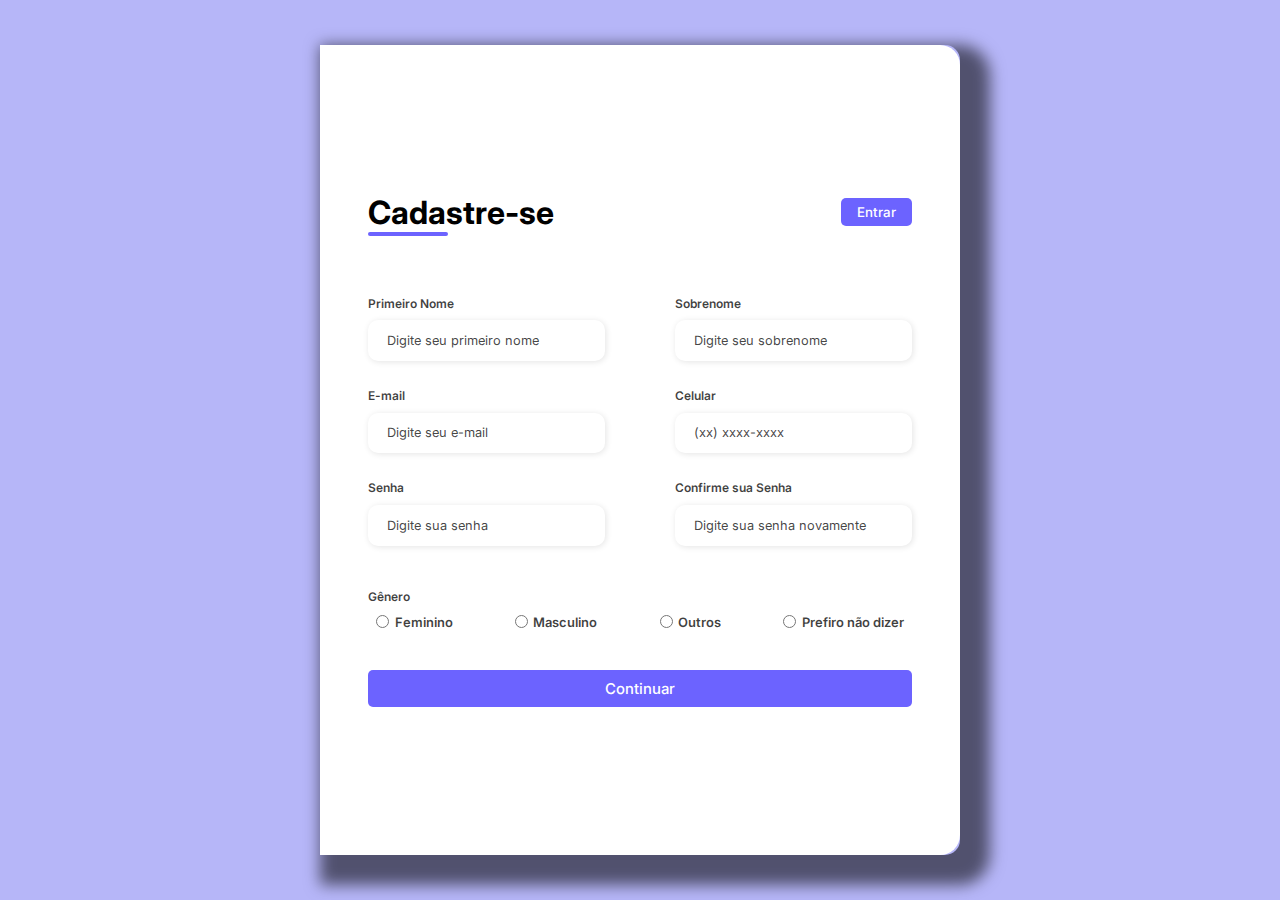
<file: Index.html>
<!DOCTYPE html>
<html lang="pt-br">
<head>
    <meta charset="UTF-8">
    <meta http-equiv="X-UA-Compatible" content="IE=edge">
    <meta name="viewport" content="width=device-width, initial-scale=1.0">
    <link rel="stylesheet" href="index.css">
    <link rel="shortcut icon" href="Img/icons8-logo-bbc.svg" type="image/x-icon">
    <title>Formulario de cadastro</title>
</head>
<body>
    <div class="container">
        <div class="form-image">
            <img src="Img/undraw_experience_design_re_ca7l.svg" alt="">
        </div>
        <div class="form">
            <form action="#">
                <div class="form-header">
                    <div class="title">
                        <h1>Cadastre-se</h1>
                    </div>
                    <div class="login-button">
                        <button><a href="#">Entrar</a></button>
                    </div>
                </div>

                <div class="input-group">
                    <div class="input-box">
                        <label for="firstname">Primeiro Nome</label>
                        <input id="firstname" type="text" name="firstname" placeholder="Digite seu primeiro nome" required>
                    </div>

                    <div class="input-box">
                        <label for="lastname">Sobrenome</label>
                        <input id="lastname" type="text" name="lastname" placeholder="Digite seu sobrenome" required>
                    </div>
                    <div class="input-box">
                        <label for="email">E-mail</label>
                        <input id="email" type="email" name="email" placeholder="Digite seu e-mail" required>
                    </div>

                    <div class="input-box">
                        <label for="number">Celular</label>
                        <input id="number" type="tel" name="number" placeholder="(xx) xxxx-xxxx" required>
                    </div>

                    <div class="input-box">
                        <label for="password">Senha</label>
                        <input id="password" type="password" name="password" placeholder="Digite sua senha" required>
                    </div>


                    <div class="input-box">
                        <label for="confirmPassword">Confirme sua Senha</label>
                        <input id="confirmPassword" type="password" name="confirmPassword" placeholder="Digite sua senha novamente" required>
                    </div>

                </div>

                <div class="gender-inputs">
                    <div class="gender-title">
                        <h6>Gênero</h6>
                    </div>

                    <div class="gender-group">
                        <div class="gender-input">
                            <input id="female" type="radio" name="gender">
                            <label for="female">Feminino</label>
                        </div>

                        <div class="gender-input">
                            <input id="male" type="radio" name="gender">
                            <label for="male">Masculino</label>
                        </div>

                        <div class="gender-input">
                            <input id="others" type="radio" name="gender">
                            <label for="others">Outros</label>
                        </div>

                        <div class="gender-input">
                            <input id="none" type="radio" name="gender">
                            <label for="none">Prefiro não dizer</label>
                        </div>
                    </div>
                </div>

                <div class="continue-button">
                    <button>
                        <a href="index2.html">Continuar</a></button>
                </div>
            </form>
        </div>
    </div>
</body>

</html>
</file>
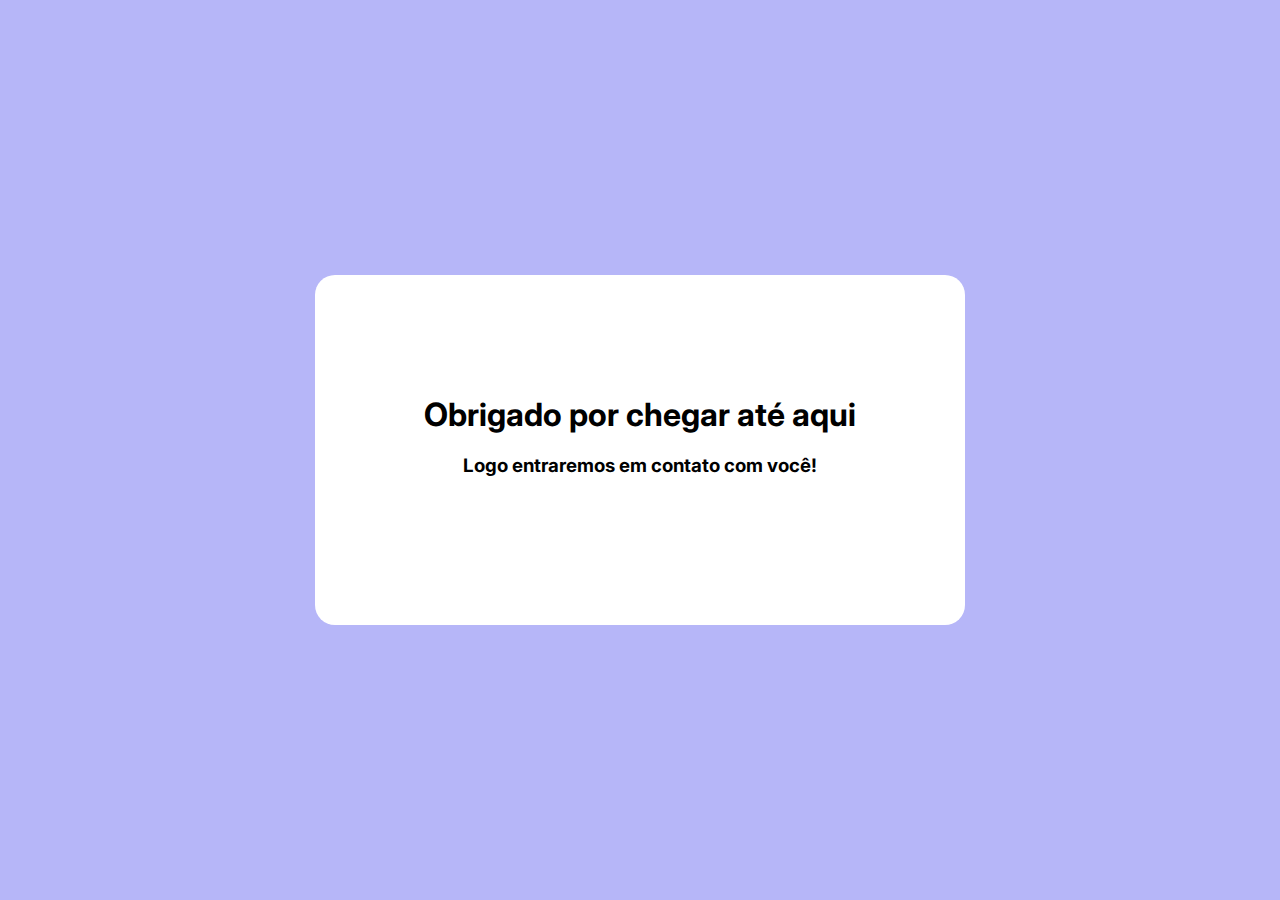
<file: index2.html>
<!DOCTYPE html>
<html lang="en">
<head>
    <meta charset="UTF-8">
    <meta http-equiv="X-UA-Compatible" content="IE=edge">
    <meta name="viewport" content="width=device-width, initial-scale=1.0">
    <link rel="stylesheet" href="index2.css">
    <link rel="shortcut icon" href="Img/icons8-logo-bbc.svg" type="image/x-icon">
    <title>Finalização de Cadastro</title>
</head>
<body>
    <div class="container"> 
        <h1>Obrigado por chegar até aqui</h1> <br>
        <h3>Logo entraremos em contato com você!</h3>
    </div>
</body>
</html>
</file>
<file: index.css>
@import url('https://fonts.googleapis.com/css2?family=Inter:wght@200;300;400;500&family=Open+Sans:wght@300;400;500;600&display=swap');
* {
    padding: 0;
    margin: 0;
    box-sizing: border-box;
    font-family: 'Inter', sans-serif;
}

body {
    width: 100%;
    height: 100vh;
    display: flex;
    justify-content: center;
    align-items: center;
    background: #0c0ce94d;
   
}

.container {
    width: 85%;
    height: 90vh;
    display: flex;
    box-shadow: 15px 15px 15px 15px rgba(0, 0, 0, 0.555);
    border-radius: 0px 15px 15px 0px;
    
}

.form-image {
    width: 50%;
    display: flex;
    justify-content: center;
    align-items: center;
    background-color: #fde3a7d7;
    padding: 1rem;
    border-radius: 20px 0px 0px 20px;
}

.form-image img {
    width: 31rem;
   
}

.form {
    width: 50%;
    display: flex;
    flex-direction: column;
    justify-content: center;
    align-items: center;
    background-color: #fff;
    padding: 3rem;
    border-radius: 0px 20px 20px 0px;
}

.form-header {
    margin-bottom: 3rem;
    display: flex;
    justify-content: space-between;
}

.login-button {
    display: flex;
    align-items: center;
}

.login-button button {
    border: none;
    background-color: #6c63ff;
    padding: 0.4rem 1rem;
    border-radius: 5px;
    cursor: pointer;
}

.login-button button:hover {
    background-color: #6b63fff1;
}

.login-button button a {
    text-decoration: none;
    font-weight: 500;
    color: #fff;
}

.form-header h1::after {
    content: '';
    display: block;
    width: 5rem;
    height: 0.3rem;
    background-color: #6c63ff;
    margin: 0 auto;
    position: absolute;
    border-radius: 10px;
}

.input-group {
    display: flex;
    flex-wrap: wrap;
    justify-content: space-between;
    padding: 1rem 0;
}

.input-box {
    display: flex;
    flex-direction: column;
    margin-bottom: 1.1rem;
}

.input-box input {
    margin: 0.6rem 0;
    padding: 0.8rem 1.2rem;
    border: none;
    border-radius: 10px;
    box-shadow: 1px 1px 6px #0000001c;
    font-size: 0.8rem;
}

.input-box input:hover {
    background-color: #eeeeee75;
}

.input-box input:focus-visible {
    outline: 1px solid #6c63ff;
}

.input-box label,
.gender-title h6 {
    font-size: 0.75rem;
    font-weight: 600;
    color: #000000c0;
}

.input-box input::placeholder {
    color: #000000be;
}

.gender-group {
    display: flex;
    justify-content: space-between;
    margin-top: 0.62rem;
    padding: 0 .5rem;
}

.gender-input {
    display: flex;
    align-items: center;
}

.gender-input input {
    margin-right: 0.35rem;
}

.gender-input label {
    font-size: 0.81rem;
    font-weight: 600;
    color: #000000c0;
}

.continue-button button {
    width: 100%;
    margin-top: 2.5rem;
    border: none;
    background-color: #6c63ff;
    padding: 0.62rem;
    border-radius: 5px;
    cursor: pointer;
}

.continue-button button:hover {
    background-color: #6b63fff1;
}

.continue-button button a {
    text-decoration: none;
    font-size: 0.93rem;
    font-weight: 500;
    color: #fff;
}

@media screen and (max-width: 1330px) {
    .form-image {
        display: none;
    }
    .container {
        width: 50%;
    }
    .form {
        width: 100%;
    }
}

@media screen and (max-width: 1064px) {
    .container {
        width: 90%;
        height: auto;
    }
    .input-group {
        flex-direction: column;
        z-index: 5;
        padding-right: 5rem;
        max-height: 10rem;
        overflow-y: scroll;
        flex-wrap: nowrap;
    }
    .gender-inputs {
        margin-top: 2rem;
    }
    .gender-group {
        flex-direction: column;
    }
    .gender-title h6 {
        margin: 0;
    }
    .gender-input {
        margin-top: 0.5rem;
    }
}
</file>
<file: index2.css>
@import url('https://fonts.googleapis.com/css2?family=Inter:wght@200;300;400;500&family=Open+Sans:wght@300;400;500;600&display=swap');
* {
    padding: 0;
    margin: 0;
    box-sizing: border-box;
    font-family: 'Inter', sans-serif;
}

body {
    width: 100%;
    height: 100vh;
    display: flex;
    justify-content: center;
    align-items: center;
    background: #0c0ce94d;
}

.container {
    border: 20px 20px;
    background-color: #fff;
    width: 650px;
    height: 350px;
    border-radius: 20px 20px;
    box-shadow: rgba(0, 0, 0, 0.555);
    text-align: center;
    
}

h1{
    margin-top: 120px;
}
</file>
